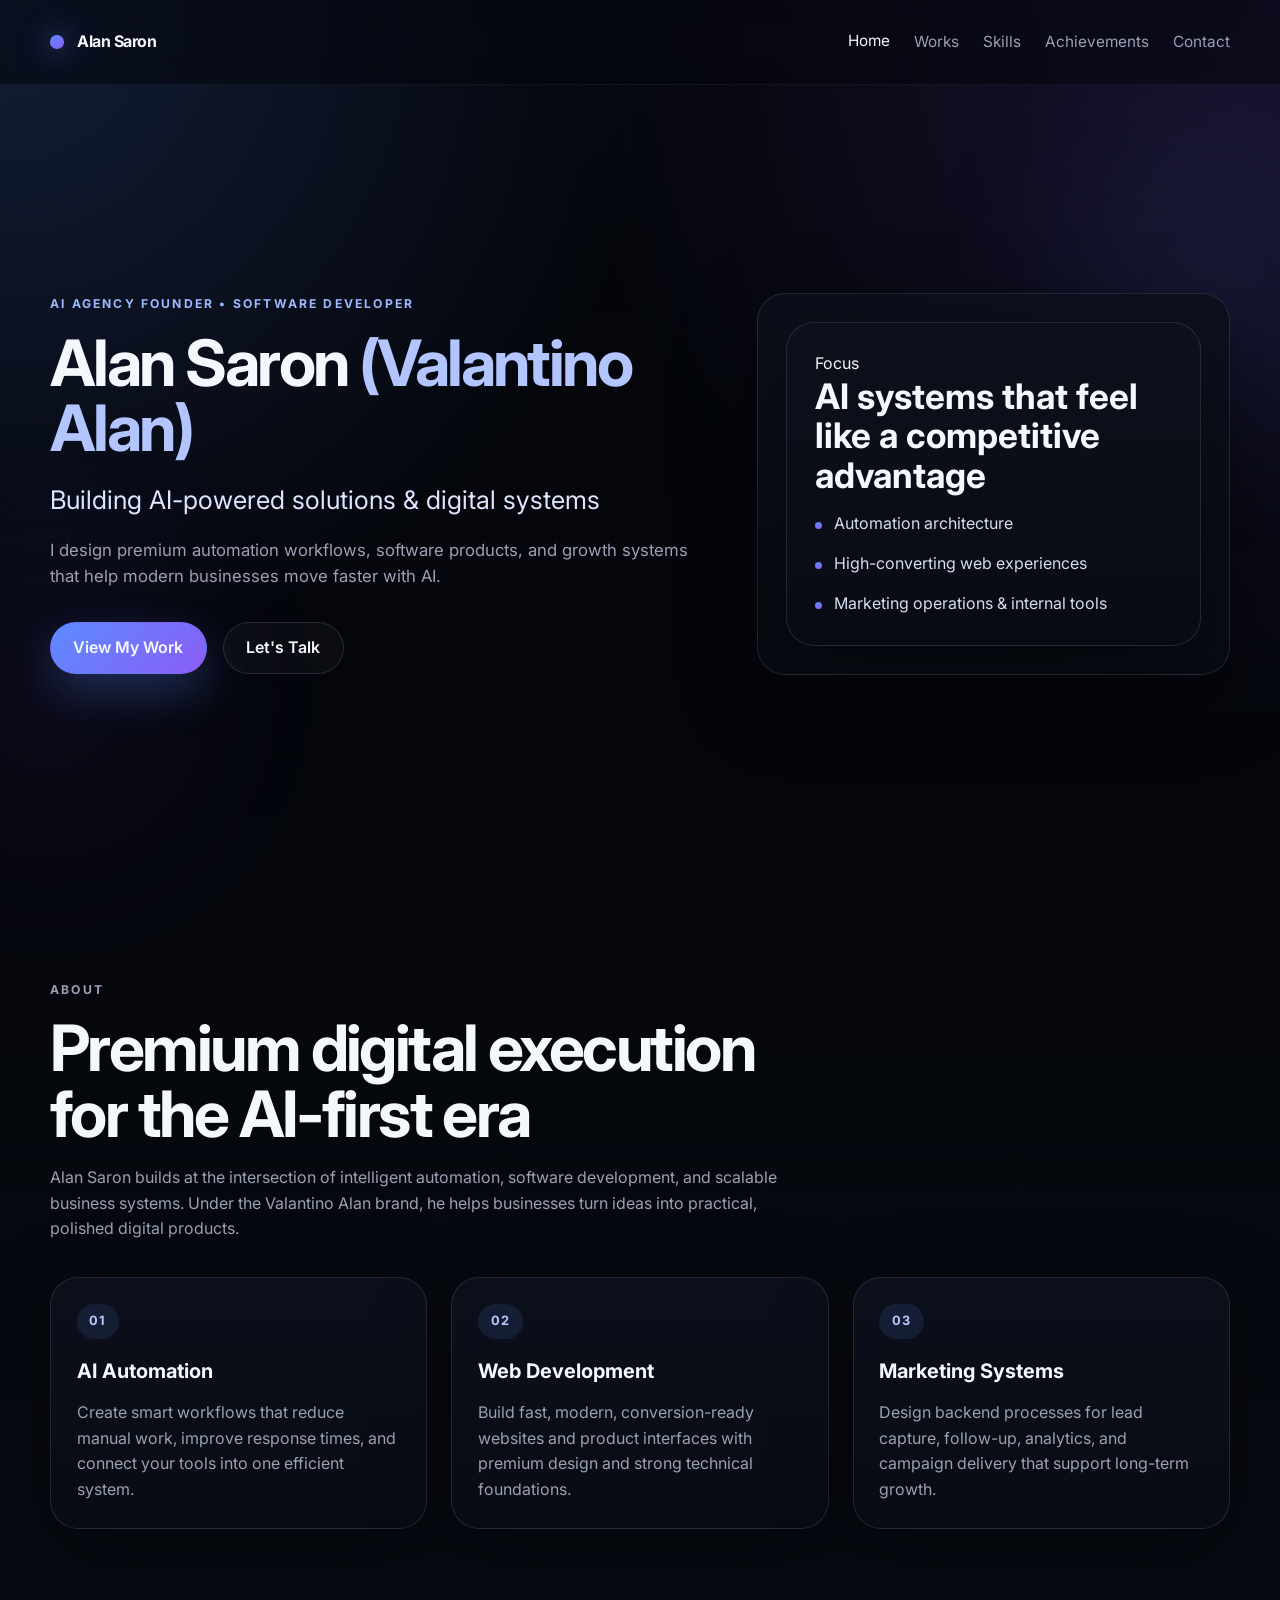
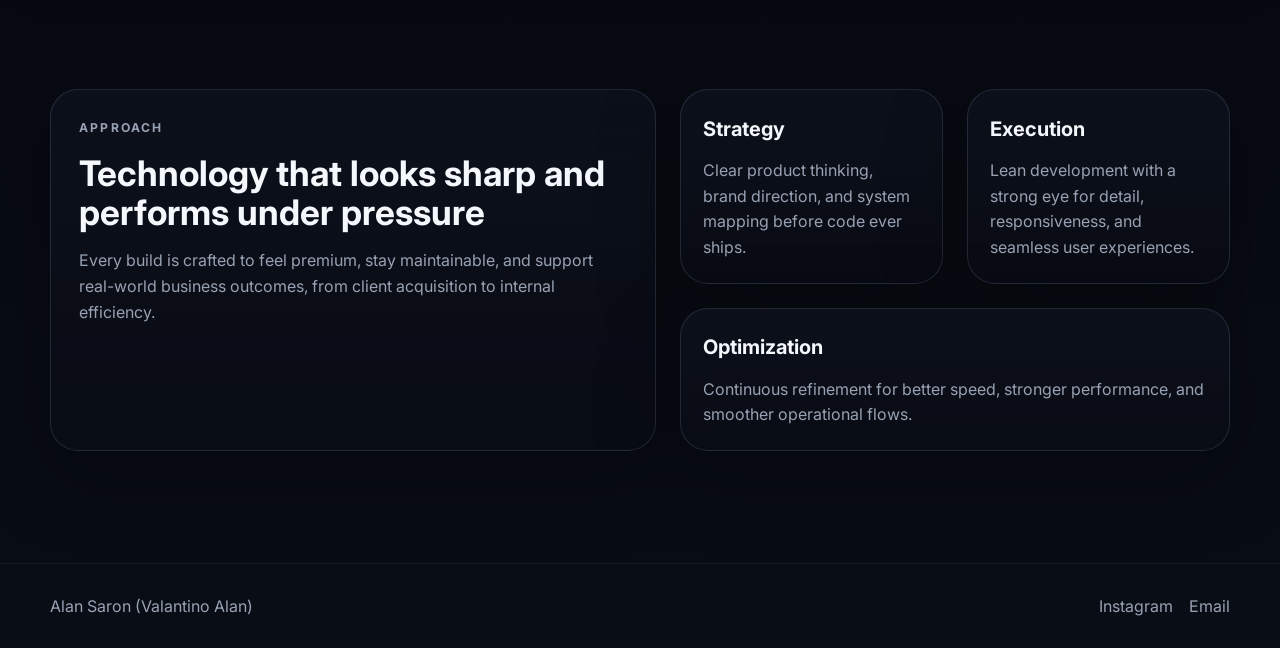
<file: index.html>
<!DOCTYPE html>
<html lang="en">
<head>
  <meta charset="UTF-8">
  <meta name="viewport" content="width=device-width, initial-scale=1.0">
  <title>Alan Saron | AI Founder & Software Developer</title>
  <meta name="description" content="Personal portfolio of Alan Saron, also known as Valantino Alan, showcasing AI-powered systems, software development, and digital solutions.">
  <link rel="preconnect" href="https://fonts.googleapis.com">
  <link rel="preconnect" href="https://fonts.gstatic.com" crossorigin>
  <link href="https://fonts.googleapis.com/css2?family=Inter:wght@400;500;600;700;800&display=swap" rel="stylesheet">
  <link rel="stylesheet" href="css/style.css">
</head>
<body data-page="home">
  <div class="site-shell">
    <header class="site-header">
      <nav class="navbar container" aria-label="Primary">
        <a class="brand" href="index.html">
          <span class="brand-mark"></span>
          <span>Alan Saron</span>
        </a>
        <button class="nav-toggle" type="button" aria-expanded="false" aria-controls="nav-menu" aria-label="Toggle navigation">
          <span></span>
          <span></span>
        </button>
        <div class="nav-menu" id="nav-menu">
          <a href="index.html">Home</a>
          <a href="works.html">Works</a>
          <a href="skills.html">Skills</a>
          <a href="achievements.html">Achievements</a>
          <a href="contact.html">Contact</a>
        </div>
      </nav>
    </header>

    <main>
      <section class="hero section">
        <div class="container hero-grid">
          <div class="hero-copy reveal">
            <p class="eyebrow">AI Agency Founder • Software Developer</p>
            <h1>Alan Saron <span>(Valantino Alan)</span></h1>
            <p class="hero-tagline">Building AI-powered solutions &amp; digital systems</p>
            <p class="hero-description">
              I design premium automation workflows, software products, and growth systems that help modern businesses move faster with AI.
            </p>
            <div class="hero-actions">
              <a class="button button-primary" href="works.html">View My Work</a>
              <a class="button button-secondary" href="contact.html">Let's Talk</a>
            </div>
          </div>
          <div class="hero-panel reveal reveal-delay">
            <div class="stat-card">
              <p class="stat-label">Focus</p>
              <h2>AI systems that feel like a competitive advantage</h2>
              <ul class="stat-list">
                <li>Automation architecture</li>
                <li>High-converting web experiences</li>
                <li>Marketing operations &amp; internal tools</li>
              </ul>
            </div>
          </div>
        </div>
      </section>

      <section class="section">
        <div class="container">
          <div class="section-heading reveal">
            <p class="eyebrow">About</p>
            <h2>Premium digital execution for the AI-first era</h2>
            <p>
              Alan Saron builds at the intersection of intelligent automation, software development, and scalable business systems. Under the Valantino Alan brand, he helps businesses turn ideas into practical, polished digital products.
            </p>
          </div>
          <div class="feature-grid">
            <article class="feature-card reveal">
              <span class="feature-icon">01</span>
              <h3>AI Automation</h3>
              <p>Create smart workflows that reduce manual work, improve response times, and connect your tools into one efficient system.</p>
            </article>
            <article class="feature-card reveal">
              <span class="feature-icon">02</span>
              <h3>Web Development</h3>
              <p>Build fast, modern, conversion-ready websites and product interfaces with premium design and strong technical foundations.</p>
            </article>
            <article class="feature-card reveal">
              <span class="feature-icon">03</span>
              <h3>Marketing Systems</h3>
              <p>Design backend processes for lead capture, follow-up, analytics, and campaign delivery that support long-term growth.</p>
            </article>
          </div>
        </div>
      </section>

      <section class="section">
        <div class="container spotlight-grid">
          <div class="spotlight-card reveal">
            <p class="eyebrow">Approach</p>
            <h2>Technology that looks sharp and performs under pressure</h2>
            <p>
              Every build is crafted to feel premium, stay maintainable, and support real-world business outcomes, from client acquisition to internal efficiency.
            </p>
          </div>
          <div class="mini-grid">
            <article class="mini-card reveal">
              <h3>Strategy</h3>
              <p>Clear product thinking, brand direction, and system mapping before code ever ships.</p>
            </article>
            <article class="mini-card reveal">
              <h3>Execution</h3>
              <p>Lean development with a strong eye for detail, responsiveness, and seamless user experiences.</p>
            </article>
            <article class="mini-card reveal">
              <h3>Optimization</h3>
              <p>Continuous refinement for better speed, stronger performance, and smoother operational flows.</p>
            </article>
          </div>
        </div>
      </section>
    </main>

    <footer class="site-footer">
      <div class="container footer-content">
        <p>Alan Saron (Valantino Alan)</p>
        <div class="footer-links">
          <a href="https://instagram.com/valantinoai" target="_blank" rel="noreferrer">Instagram</a>
          <a href="contact.html">Email</a>
        </div>
      </div>
    </footer>
  </div>
  <script src="js/main.js"></script>
</body>
</html>
</file>
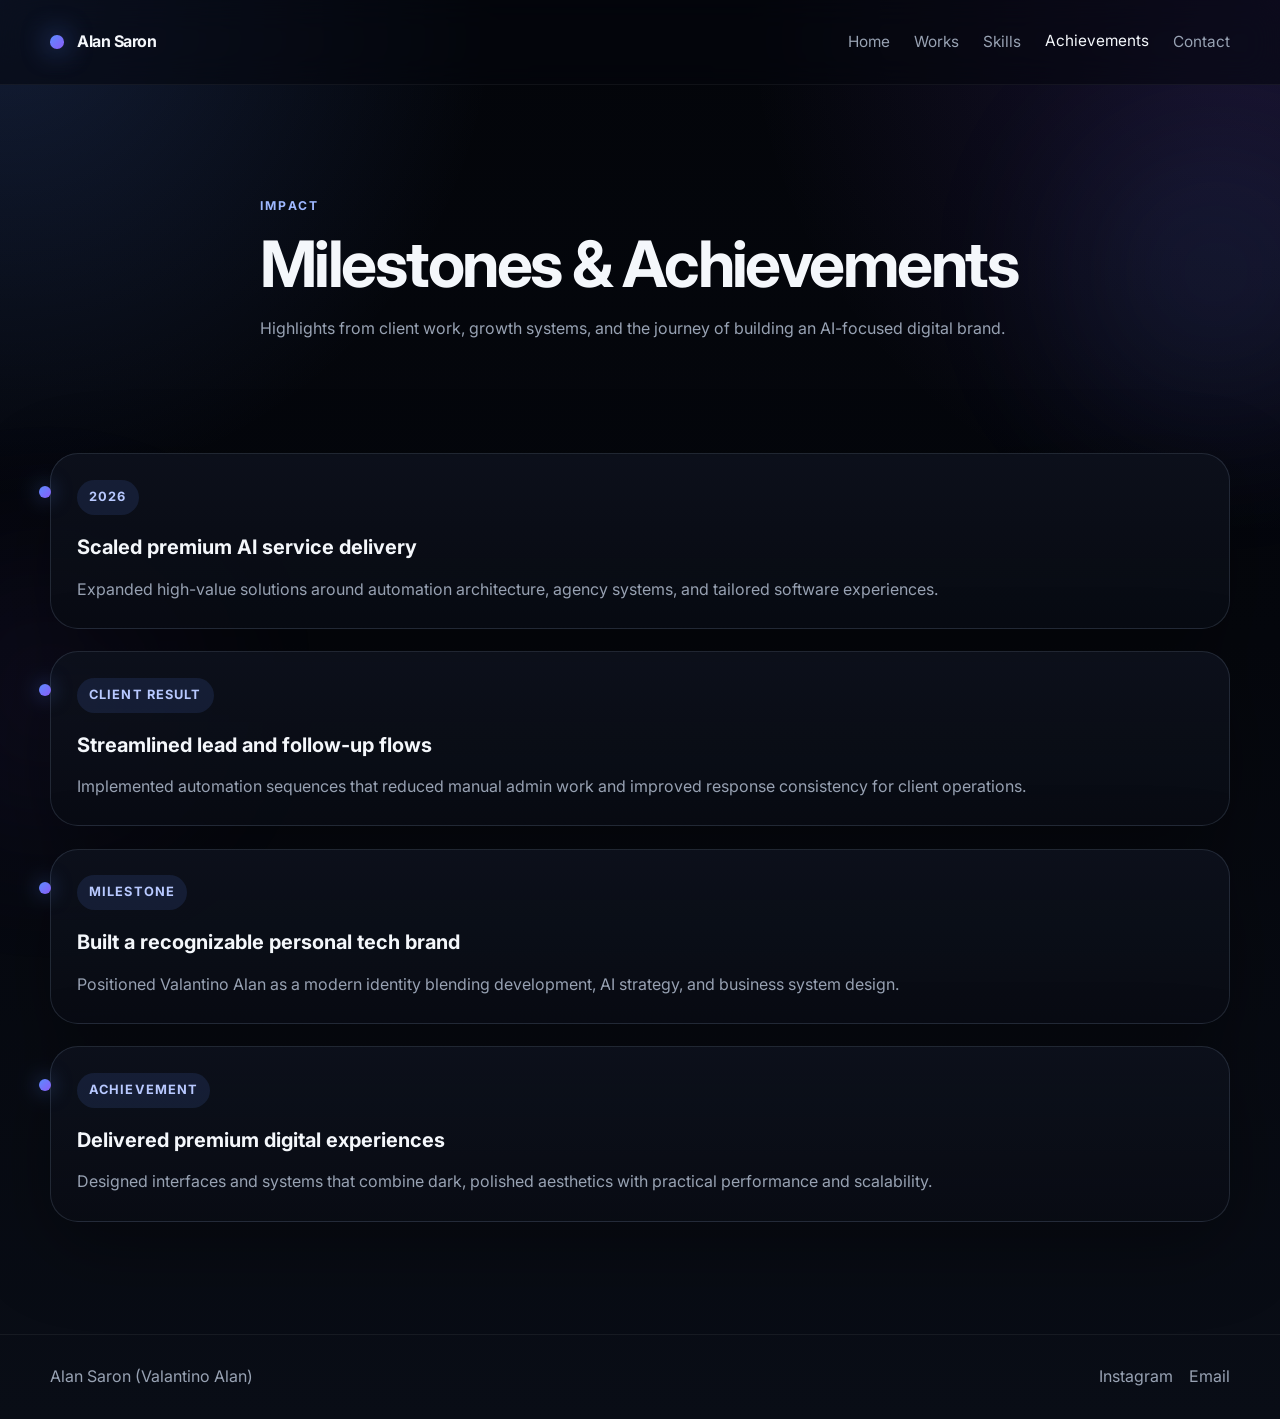
<file: achievements.html>
<!DOCTYPE html>
<html lang="en">
<head>
  <meta charset="UTF-8">
  <meta name="viewport" content="width=device-width, initial-scale=1.0">
  <title>Achievements | Alan Saron</title>
  <meta name="description" content="Milestones, client results, and achievements from Alan Saron's work in AI systems and software development.">
  <link rel="preconnect" href="https://fonts.googleapis.com">
  <link rel="preconnect" href="https://fonts.gstatic.com" crossorigin>
  <link href="https://fonts.googleapis.com/css2?family=Inter:wght@400;500;600;700;800&display=swap" rel="stylesheet">
  <link rel="stylesheet" href="css/style.css">
</head>
<body data-page="achievements">
  <div class="site-shell">
    <header class="site-header">
      <nav class="navbar container" aria-label="Primary">
        <a class="brand" href="index.html">
          <span class="brand-mark"></span>
          <span>Alan Saron</span>
        </a>
        <button class="nav-toggle" type="button" aria-expanded="false" aria-controls="nav-menu" aria-label="Toggle navigation">
          <span></span>
          <span></span>
        </button>
        <div class="nav-menu" id="nav-menu">
          <a href="index.html">Home</a>
          <a href="works.html">Works</a>
          <a href="skills.html">Skills</a>
          <a href="achievements.html">Achievements</a>
          <a href="contact.html">Contact</a>
        </div>
      </nav>
    </header>

    <main class="page-main">
      <section class="section page-hero">
        <div class="container reveal">
          <p class="eyebrow">Impact</p>
          <h1>Milestones &amp; Achievements</h1>
          <p class="page-intro">
            Highlights from client work, growth systems, and the journey of building an AI-focused digital brand.
          </p>
        </div>
      </section>

      <section class="section">
        <div class="container timeline">
          <article class="timeline-card reveal">
            <span class="timeline-year">2026</span>
            <h2>Scaled premium AI service delivery</h2>
            <p>Expanded high-value solutions around automation architecture, agency systems, and tailored software experiences.</p>
          </article>
          <article class="timeline-card reveal">
            <span class="timeline-year">Client Result</span>
            <h2>Streamlined lead and follow-up flows</h2>
            <p>Implemented automation sequences that reduced manual admin work and improved response consistency for client operations.</p>
          </article>
          <article class="timeline-card reveal">
            <span class="timeline-year">Milestone</span>
            <h2>Built a recognizable personal tech brand</h2>
            <p>Positioned Valantino Alan as a modern identity blending development, AI strategy, and business system design.</p>
          </article>
          <article class="timeline-card reveal">
            <span class="timeline-year">Achievement</span>
            <h2>Delivered premium digital experiences</h2>
            <p>Designed interfaces and systems that combine dark, polished aesthetics with practical performance and scalability.</p>
          </article>
        </div>
      </section>
    </main>

    <footer class="site-footer">
      <div class="container footer-content">
        <p>Alan Saron (Valantino Alan)</p>
        <div class="footer-links">
          <a href="https://instagram.com/valantinoai" target="_blank" rel="noreferrer">Instagram</a>
          <a href="contact.html">Email</a>
        </div>
      </div>
    </footer>
  </div>
  <script src="js/main.js"></script>
</body>
</html>
</file>
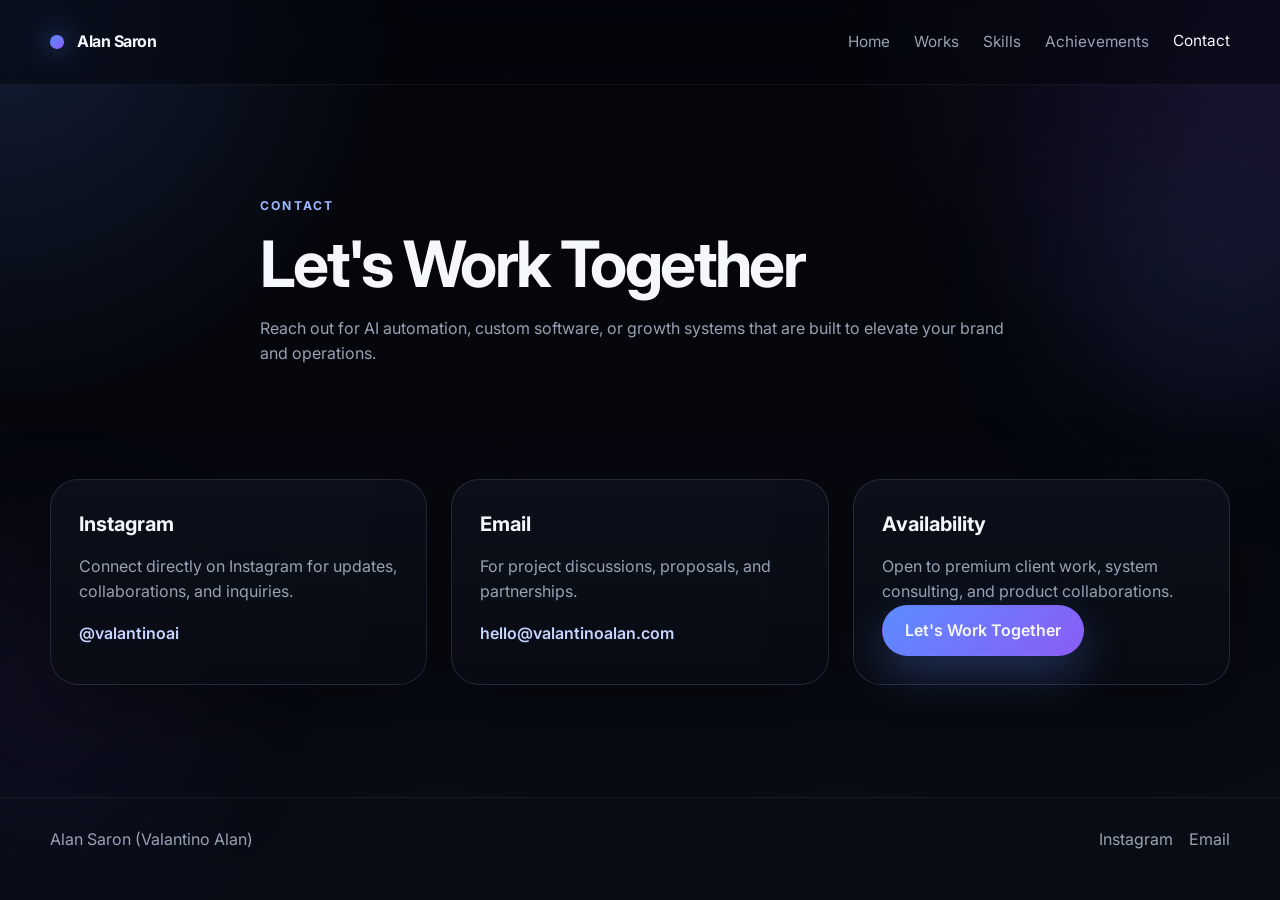
<file: contact.html>
<!DOCTYPE html>
<html lang="en">
<head>
  <meta charset="UTF-8">
  <meta name="viewport" content="width=device-width, initial-scale=1.0">
  <title>Contact | Alan Saron</title>
  <meta name="description" content="Contact Alan Saron for AI systems, web development, and digital growth solutions.">
  <link rel="preconnect" href="https://fonts.googleapis.com">
  <link rel="preconnect" href="https://fonts.gstatic.com" crossorigin>
  <link href="https://fonts.googleapis.com/css2?family=Inter:wght@400;500;600;700;800&display=swap" rel="stylesheet">
  <link rel="stylesheet" href="css/style.css">
</head>
<body data-page="contact">
  <div class="site-shell">
    <header class="site-header">
      <nav class="navbar container" aria-label="Primary">
        <a class="brand" href="index.html">
          <span class="brand-mark"></span>
          <span>Alan Saron</span>
        </a>
        <button class="nav-toggle" type="button" aria-expanded="false" aria-controls="nav-menu" aria-label="Toggle navigation">
          <span></span>
          <span></span>
        </button>
        <div class="nav-menu" id="nav-menu">
          <a href="index.html">Home</a>
          <a href="works.html">Works</a>
          <a href="skills.html">Skills</a>
          <a href="achievements.html">Achievements</a>
          <a href="contact.html">Contact</a>
        </div>
      </nav>
    </header>

    <main class="page-main">
      <section class="section page-hero">
        <div class="container reveal">
          <p class="eyebrow">Contact</p>
          <h1>Let's Work Together</h1>
          <p class="page-intro">
            Reach out for AI automation, custom software, or growth systems that are built to elevate your brand and operations.
          </p>
        </div>
      </section>

      <section class="section">
        <div class="container contact-grid">
          <article class="contact-card reveal">
            <h2>Instagram</h2>
            <p>Connect directly on Instagram for updates, collaborations, and inquiries.</p>
            <a class="contact-link" href="https://instagram.com/valantinoai" target="_blank" rel="noreferrer">@valantinoai</a>
          </article>
          <article class="contact-card reveal">
            <h2>Email</h2>
            <p>For project discussions, proposals, and partnerships.</p>
            <a class="contact-link" href="mailto:hello@valantinoalan.com">hello@valantinoalan.com</a>
          </article>
          <article class="contact-card reveal">
            <h2>Availability</h2>
            <p>Open to premium client work, system consulting, and product collaborations.</p>
            <a class="button button-primary" href="mailto:hello@valantinoalan.com">Let's Work Together</a>
          </article>
        </div>
      </section>
    </main>

    <footer class="site-footer">
      <div class="container footer-content">
        <p>Alan Saron (Valantino Alan)</p>
        <div class="footer-links">
          <a href="https://instagram.com/valantinoai" target="_blank" rel="noreferrer">Instagram</a>
          <a href="mailto:hello@valantinoalan.com">Email</a>
        </div>
      </div>
    </footer>
  </div>
  <script src="js/main.js"></script>
</body>
</html>
</file>
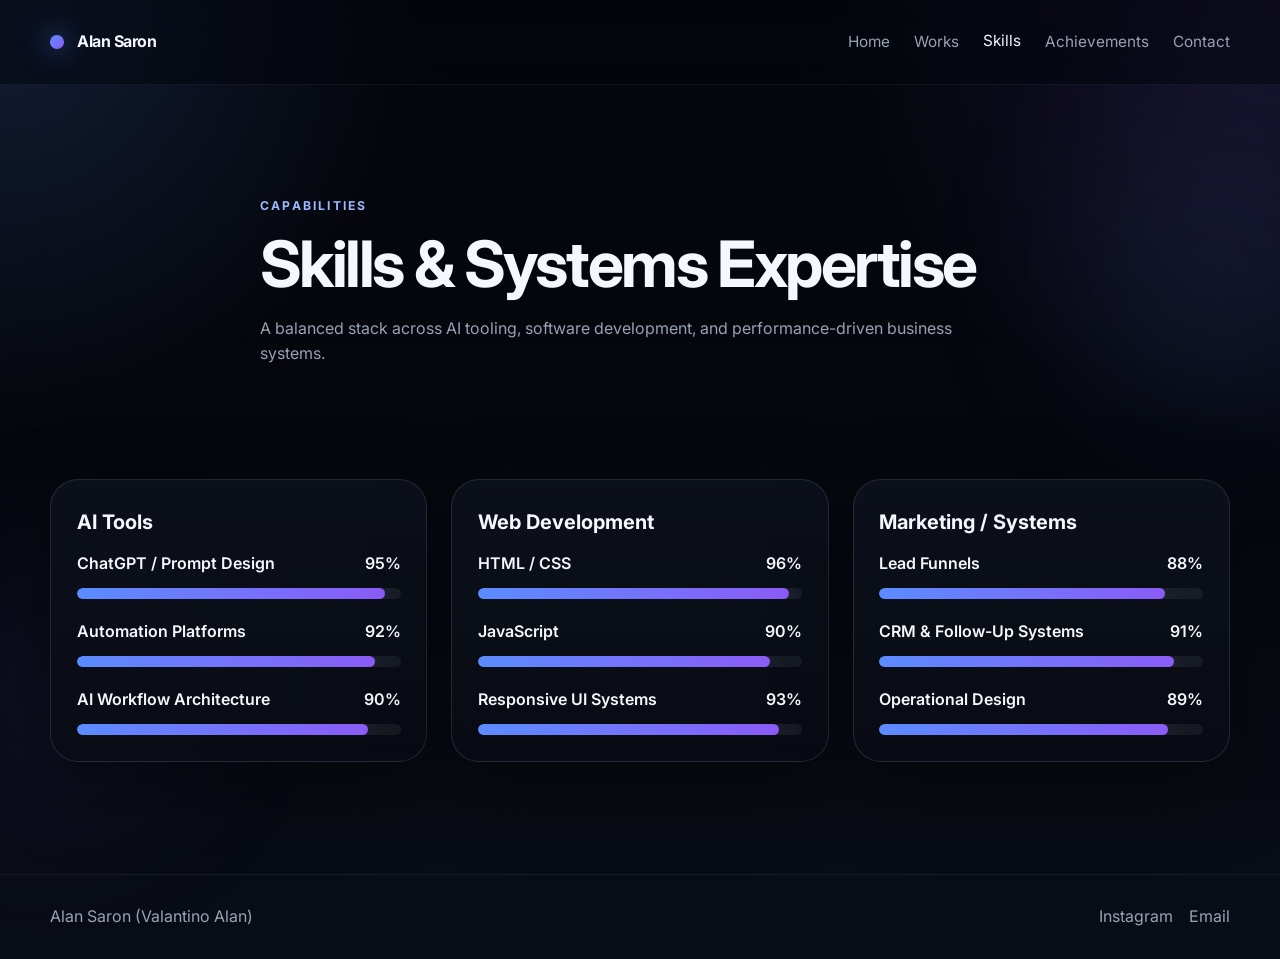
<file: skills.html>
<!DOCTYPE html>
<html lang="en">
<head>
  <meta charset="UTF-8">
  <meta name="viewport" content="width=device-width, initial-scale=1.0">
  <title>Skills | Alan Saron</title>
  <meta name="description" content="Core skills of Alan Saron across AI tools, web development, and marketing systems.">
  <link rel="preconnect" href="https://fonts.googleapis.com">
  <link rel="preconnect" href="https://fonts.gstatic.com" crossorigin>
  <link href="https://fonts.googleapis.com/css2?family=Inter:wght@400;500;600;700;800&display=swap" rel="stylesheet">
  <link rel="stylesheet" href="css/style.css">
</head>
<body data-page="skills">
  <div class="site-shell">
    <header class="site-header">
      <nav class="navbar container" aria-label="Primary">
        <a class="brand" href="index.html">
          <span class="brand-mark"></span>
          <span>Alan Saron</span>
        </a>
        <button class="nav-toggle" type="button" aria-expanded="false" aria-controls="nav-menu" aria-label="Toggle navigation">
          <span></span>
          <span></span>
        </button>
        <div class="nav-menu" id="nav-menu">
          <a href="index.html">Home</a>
          <a href="works.html">Works</a>
          <a href="skills.html">Skills</a>
          <a href="achievements.html">Achievements</a>
          <a href="contact.html">Contact</a>
        </div>
      </nav>
    </header>

    <main class="page-main">
      <section class="section page-hero">
        <div class="container reveal">
          <p class="eyebrow">Capabilities</p>
          <h1>Skills &amp; Systems Expertise</h1>
          <p class="page-intro">
            A balanced stack across AI tooling, software development, and performance-driven business systems.
          </p>
        </div>
      </section>

      <section class="section">
        <div class="container skills-layout">
          <article class="skill-group reveal">
            <h2>AI Tools</h2>
            <div class="skill-row">
              <div class="skill-head"><span>ChatGPT / Prompt Design</span><span>95%</span></div>
              <div class="progress-track"><span style="width:95%"></span></div>
            </div>
            <div class="skill-row">
              <div class="skill-head"><span>Automation Platforms</span><span>92%</span></div>
              <div class="progress-track"><span style="width:92%"></span></div>
            </div>
            <div class="skill-row">
              <div class="skill-head"><span>AI Workflow Architecture</span><span>90%</span></div>
              <div class="progress-track"><span style="width:90%"></span></div>
            </div>
          </article>
          <article class="skill-group reveal">
            <h2>Web Development</h2>
            <div class="skill-row">
              <div class="skill-head"><span>HTML / CSS</span><span>96%</span></div>
              <div class="progress-track"><span style="width:96%"></span></div>
            </div>
            <div class="skill-row">
              <div class="skill-head"><span>JavaScript</span><span>90%</span></div>
              <div class="progress-track"><span style="width:90%"></span></div>
            </div>
            <div class="skill-row">
              <div class="skill-head"><span>Responsive UI Systems</span><span>93%</span></div>
              <div class="progress-track"><span style="width:93%"></span></div>
            </div>
          </article>
          <article class="skill-group reveal">
            <h2>Marketing / Systems</h2>
            <div class="skill-row">
              <div class="skill-head"><span>Lead Funnels</span><span>88%</span></div>
              <div class="progress-track"><span style="width:88%"></span></div>
            </div>
            <div class="skill-row">
              <div class="skill-head"><span>CRM &amp; Follow-Up Systems</span><span>91%</span></div>
              <div class="progress-track"><span style="width:91%"></span></div>
            </div>
            <div class="skill-row">
              <div class="skill-head"><span>Operational Design</span><span>89%</span></div>
              <div class="progress-track"><span style="width:89%"></span></div>
            </div>
          </article>
        </div>
      </section>
    </main>

    <footer class="site-footer">
      <div class="container footer-content">
        <p>Alan Saron (Valantino Alan)</p>
        <div class="footer-links">
          <a href="https://instagram.com/valantinoai" target="_blank" rel="noreferrer">Instagram</a>
          <a href="contact.html">Email</a>
        </div>
      </div>
    </footer>
  </div>
  <script src="js/main.js"></script>
</body>
</html>
</file>
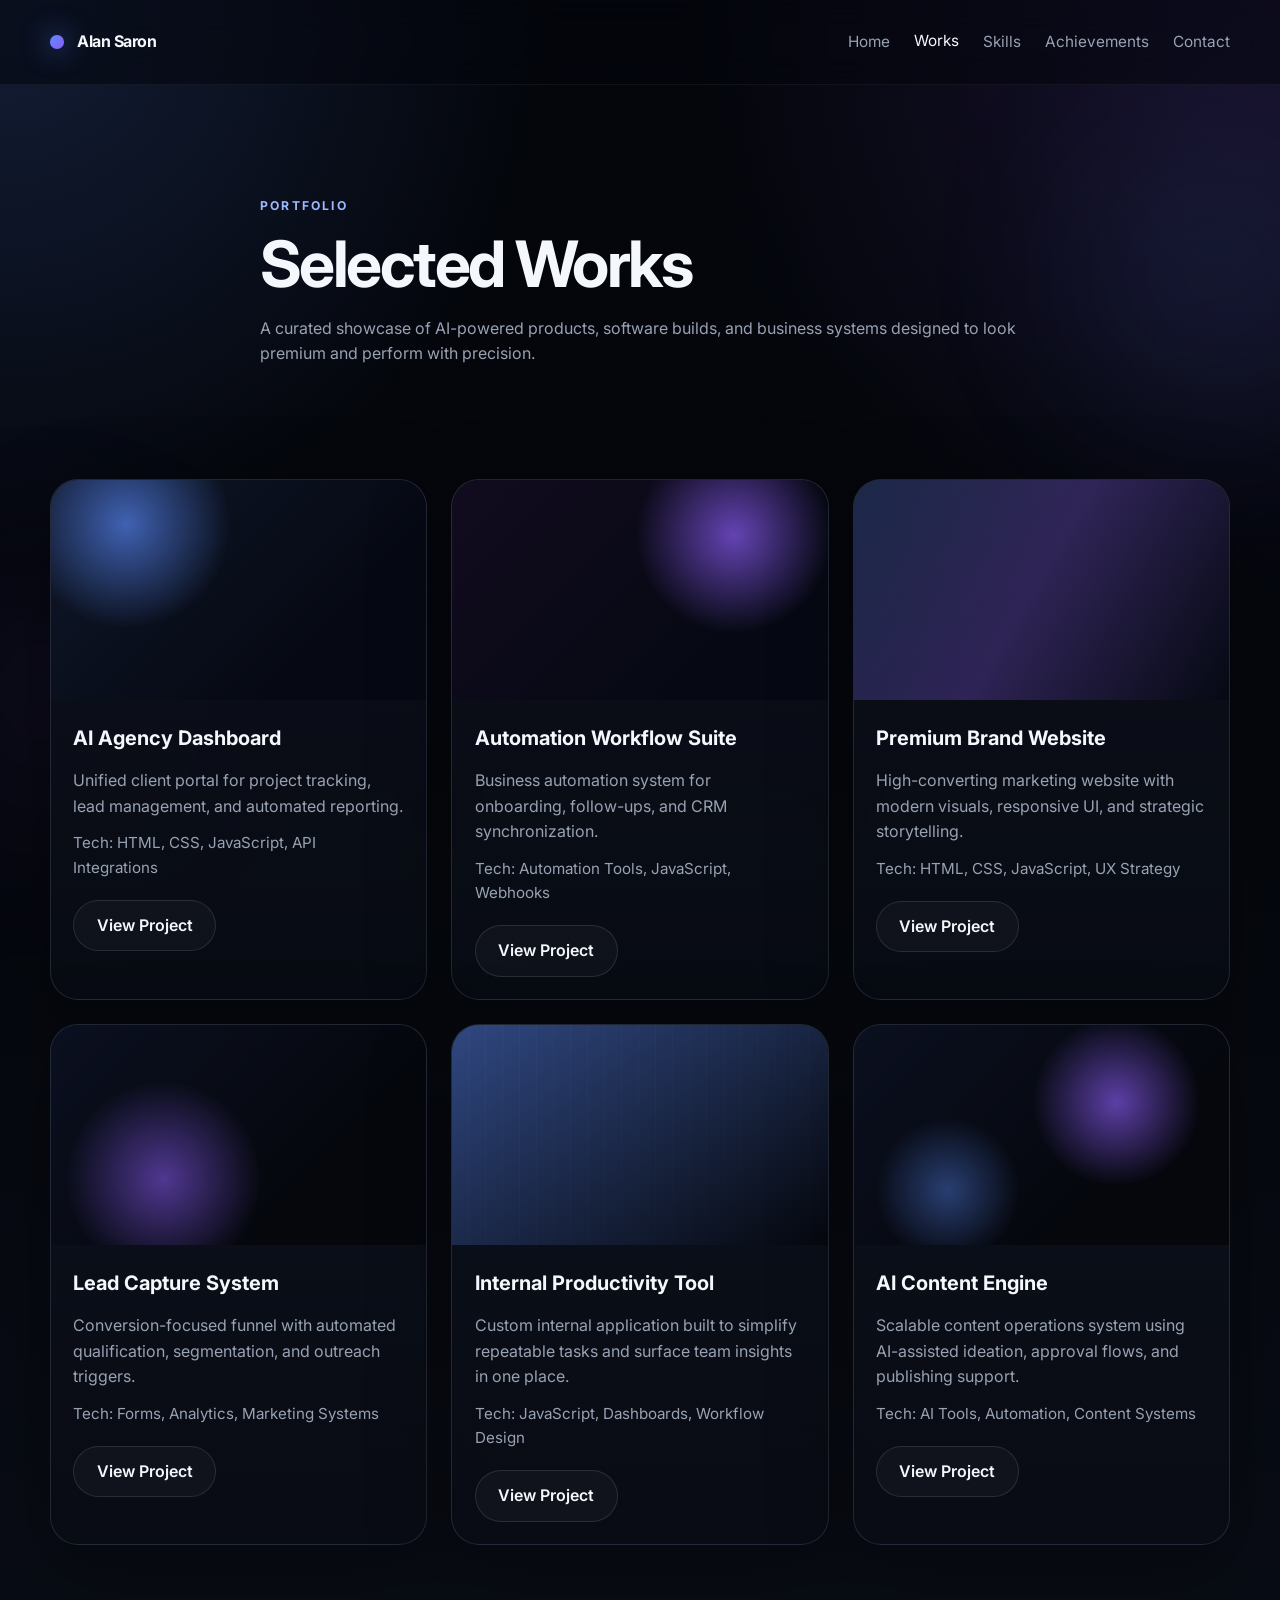
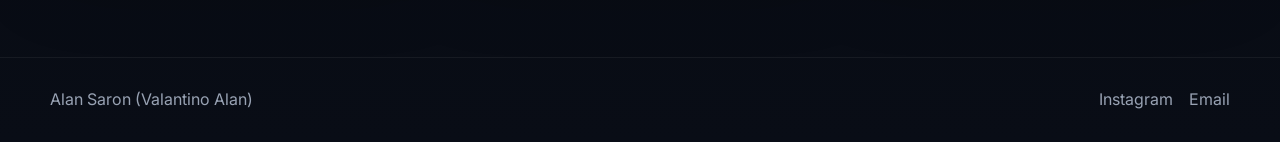
<file: works.html>
<!DOCTYPE html>
<html lang="en">
<head>
  <meta charset="UTF-8">
  <meta name="viewport" content="width=device-width, initial-scale=1.0">
  <title>Works | Alan Saron</title>
  <meta name="description" content="Selected work by Alan Saron spanning AI automation, web development, and digital systems.">
  <link rel="preconnect" href="https://fonts.googleapis.com">
  <link rel="preconnect" href="https://fonts.gstatic.com" crossorigin>
  <link href="https://fonts.googleapis.com/css2?family=Inter:wght@400;500;600;700;800&display=swap" rel="stylesheet">
  <link rel="stylesheet" href="css/style.css">
</head>
<body data-page="works">
  <div class="site-shell">
    <header class="site-header">
      <nav class="navbar container" aria-label="Primary">
        <a class="brand" href="index.html">
          <span class="brand-mark"></span>
          <span>Alan Saron</span>
        </a>
        <button class="nav-toggle" type="button" aria-expanded="false" aria-controls="nav-menu" aria-label="Toggle navigation">
          <span></span>
          <span></span>
        </button>
        <div class="nav-menu" id="nav-menu">
          <a href="index.html">Home</a>
          <a href="works.html">Works</a>
          <a href="skills.html">Skills</a>
          <a href="achievements.html">Achievements</a>
          <a href="contact.html">Contact</a>
        </div>
      </nav>
    </header>

    <main class="page-main">
      <section class="section page-hero">
        <div class="container reveal">
          <p class="eyebrow">Portfolio</p>
          <h1>Selected Works</h1>
          <p class="page-intro">
            A curated showcase of AI-powered products, software builds, and business systems designed to look premium and perform with precision.
          </p>
        </div>
      </section>

      <section class="section">
        <div class="container project-grid">
          <article class="project-card reveal">
            <div class="project-image placeholder-one"></div>
            <div class="project-body">
              <h2>AI Agency Dashboard</h2>
              <p>Unified client portal for project tracking, lead management, and automated reporting.</p>
              <p class="project-tech">Tech: HTML, CSS, JavaScript, API Integrations</p>
              <a class="button button-secondary" href="contact.html">View Project</a>
            </div>
          </article>
          <article class="project-card reveal">
            <div class="project-image placeholder-two"></div>
            <div class="project-body">
              <h2>Automation Workflow Suite</h2>
              <p>Business automation system for onboarding, follow-ups, and CRM synchronization.</p>
              <p class="project-tech">Tech: Automation Tools, JavaScript, Webhooks</p>
              <a class="button button-secondary" href="contact.html">View Project</a>
            </div>
          </article>
          <article class="project-card reveal">
            <div class="project-image placeholder-three"></div>
            <div class="project-body">
              <h2>Premium Brand Website</h2>
              <p>High-converting marketing website with modern visuals, responsive UI, and strategic storytelling.</p>
              <p class="project-tech">Tech: HTML, CSS, JavaScript, UX Strategy</p>
              <a class="button button-secondary" href="contact.html">View Project</a>
            </div>
          </article>
          <article class="project-card reveal">
            <div class="project-image placeholder-four"></div>
            <div class="project-body">
              <h2>Lead Capture System</h2>
              <p>Conversion-focused funnel with automated qualification, segmentation, and outreach triggers.</p>
              <p class="project-tech">Tech: Forms, Analytics, Marketing Systems</p>
              <a class="button button-secondary" href="contact.html">View Project</a>
            </div>
          </article>
          <article class="project-card reveal">
            <div class="project-image placeholder-five"></div>
            <div class="project-body">
              <h2>Internal Productivity Tool</h2>
              <p>Custom internal application built to simplify repeatable tasks and surface team insights in one place.</p>
              <p class="project-tech">Tech: JavaScript, Dashboards, Workflow Design</p>
              <a class="button button-secondary" href="contact.html">View Project</a>
            </div>
          </article>
          <article class="project-card reveal">
            <div class="project-image placeholder-six"></div>
            <div class="project-body">
              <h2>AI Content Engine</h2>
              <p>Scalable content operations system using AI-assisted ideation, approval flows, and publishing support.</p>
              <p class="project-tech">Tech: AI Tools, Automation, Content Systems</p>
              <a class="button button-secondary" href="contact.html">View Project</a>
            </div>
          </article>
        </div>
      </section>
    </main>

    <footer class="site-footer">
      <div class="container footer-content">
        <p>Alan Saron (Valantino Alan)</p>
        <div class="footer-links">
          <a href="https://instagram.com/valantinoai" target="_blank" rel="noreferrer">Instagram</a>
          <a href="contact.html">Email</a>
        </div>
      </div>
    </footer>
  </div>
  <script src="js/main.js"></script>
</body>
</html>
</file>
<file: css/style.css>
:root {
  --bg: #05070d;
  --bg-secondary: #0d111c;
  --surface: rgba(17, 24, 39, 0.72);
  --surface-strong: rgba(10, 15, 27, 0.95);
  --text: #f4f7fb;
  --muted: #98a2b3;
  --border: rgba(143, 164, 194, 0.18);
  --accent: #5b8cff;
  --accent-alt: #8b5cf6;
  --shadow: 0 24px 80px rgba(0, 0, 0, 0.35);
  --radius-lg: 28px;
  --radius-md: 20px;
  --radius-sm: 14px;
  --container: 1180px;
  --header-height: 84px;
}

* {
  box-sizing: border-box;
  margin: 0;
  padding: 0;
}

html {
  scroll-behavior: smooth;
}

body {
  font-family: "Inter", sans-serif;
  background:
    radial-gradient(circle at top left, rgba(91, 140, 255, 0.18), transparent 26%),
    radial-gradient(circle at top right, rgba(139, 92, 246, 0.16), transparent 28%),
    linear-gradient(180deg, #03050a 0%, #05070d 45%, #090d16 100%);
  color: var(--text);
  min-height: 100vh;
  line-height: 1.6;
}

a {
  color: inherit;
  text-decoration: none;
}

img {
  max-width: 100%;
  display: block;
}

button,
input,
textarea {
  font: inherit;
}

.site-shell {
  position: relative;
  overflow: hidden;
}

.site-shell::before,
.site-shell::after {
  content: "";
  position: fixed;
  inset: auto;
  width: 18rem;
  height: 18rem;
  border-radius: 50%;
  pointer-events: none;
  filter: blur(90px);
  opacity: 0.35;
  z-index: 0;
}

.site-shell::before {
  top: 8rem;
  right: -5rem;
  background: rgba(91, 140, 255, 0.28);
}

.site-shell::after {
  bottom: 4rem;
  left: -6rem;
  background: rgba(139, 92, 246, 0.2);
}

.container {
  width: min(calc(100% - 2rem), var(--container));
  margin: 0 auto;
}

.section {
  position: relative;
  z-index: 1;
  padding: 5rem 0;
}

.page-main {
  padding-top: calc(var(--header-height) + 2rem);
}

.page-hero {
  padding-bottom: 2rem;
}

.eyebrow {
  color: #9eb8ff;
  text-transform: uppercase;
  letter-spacing: 0.18em;
  font-size: 0.76rem;
  font-weight: 700;
  margin-bottom: 1rem;
}

.section-heading,
.page-hero .container {
  max-width: 760px;
}

.section-heading h2,
.page-hero h1,
.hero h1 {
  font-size: clamp(2.2rem, 5vw, 4.8rem);
  line-height: 1.02;
  letter-spacing: -0.04em;
  margin-bottom: 1.2rem;
}

.hero h1 span {
  color: #b3c5ff;
}

.section-heading p,
.page-intro,
.hero-description,
.spotlight-card p,
.feature-card p,
.mini-card p,
.project-body p,
.timeline-card p,
.contact-card p,
.skill-group p {
  color: var(--muted);
}

.site-header {
  position: fixed;
  top: 0;
  left: 0;
  width: 100%;
  z-index: 10;
  backdrop-filter: blur(16px);
  background: rgba(5, 7, 13, 0.55);
  border-bottom: 1px solid rgba(255, 255, 255, 0.05);
}

.navbar {
  min-height: var(--header-height);
  display: flex;
  align-items: center;
  justify-content: space-between;
  gap: 1.5rem;
}

.brand {
  display: inline-flex;
  align-items: center;
  gap: 0.85rem;
  font-weight: 700;
  letter-spacing: -0.03em;
}

.brand-mark {
  width: 0.85rem;
  height: 0.85rem;
  border-radius: 50%;
  background: linear-gradient(135deg, var(--accent), var(--accent-alt));
  box-shadow: 0 0 28px rgba(91, 140, 255, 0.85);
}

.nav-menu {
  display: flex;
  align-items: center;
  gap: 1.5rem;
}

.nav-menu a {
  color: var(--muted);
  font-size: 0.96rem;
  transition: color 0.25s ease, transform 0.25s ease;
}

.nav-menu a:hover,
.nav-menu a.active {
  color: var(--text);
  transform: translateY(-1px);
}

.nav-toggle {
  display: none;
  width: 3rem;
  height: 3rem;
  border: 1px solid var(--border);
  border-radius: 999px;
  background: rgba(255, 255, 255, 0.02);
  cursor: pointer;
  align-items: center;
  justify-content: center;
  flex-direction: column;
  gap: 0.3rem;
}

.nav-toggle span {
  width: 1rem;
  height: 2px;
  background: var(--text);
  border-radius: 999px;
  transition: transform 0.25s ease, opacity 0.25s ease;
}

.hero {
  padding-top: calc(var(--header-height) + 4rem);
  min-height: 100vh;
  display: grid;
  align-items: center;
}

.hero-grid,
.spotlight-grid,
.contact-grid {
  display: grid;
  gap: 1.5rem;
}

.hero-grid {
  grid-template-columns: 1.3fr 0.9fr;
  align-items: center;
}

.hero-copy {
  max-width: 760px;
}

.hero-tagline {
  font-size: clamp(1.15rem, 2.5vw, 1.6rem);
  color: #dce6ff;
  margin-bottom: 1rem;
}

.hero-description {
  max-width: 640px;
  font-size: 1.05rem;
  margin-bottom: 2rem;
}

.hero-actions {
  display: flex;
  flex-wrap: wrap;
  gap: 1rem;
}

.button {
  display: inline-flex;
  align-items: center;
  justify-content: center;
  min-height: 3.2rem;
  padding: 0 1.4rem;
  border-radius: 999px;
  border: 1px solid transparent;
  font-weight: 600;
  transition: transform 0.25s ease, box-shadow 0.25s ease, border-color 0.25s ease, background 0.25s ease;
}

.button:hover {
  transform: translateY(-2px);
}

.button-primary {
  background: linear-gradient(135deg, var(--accent), var(--accent-alt));
  box-shadow: 0 18px 45px rgba(91, 140, 255, 0.28);
}

.button-secondary {
  background: rgba(255, 255, 255, 0.03);
  border-color: var(--border);
}

.hero-panel,
.feature-card,
.spotlight-card,
.mini-card,
.project-card,
.skill-group,
.timeline-card,
.contact-card,
.stat-card {
  background: linear-gradient(180deg, rgba(13, 17, 28, 0.92), rgba(9, 12, 20, 0.82));
  border: 1px solid var(--border);
  box-shadow: var(--shadow);
  border-radius: var(--radius-lg);
}

.hero-panel,
.spotlight-card,
.stat-card {
  padding: 1.75rem;
}

.stat-card h2,
.spotlight-card h2 {
  font-size: clamp(1.55rem, 3vw, 2.2rem);
  line-height: 1.12;
  margin-bottom: 1rem;
}

.stat-list {
  list-style: none;
  display: grid;
  gap: 0.9rem;
  color: #d4ddf2;
}

.stat-list li {
  padding-left: 1.2rem;
  position: relative;
}

.stat-list li::before {
  content: "";
  position: absolute;
  left: 0;
  top: 0.65rem;
  width: 0.45rem;
  height: 0.45rem;
  border-radius: 50%;
  background: linear-gradient(135deg, var(--accent), var(--accent-alt));
}

.feature-grid,
.mini-grid,
.project-grid,
.skills-layout {
  display: grid;
  gap: 1.5rem;
}

.feature-grid {
  grid-template-columns: repeat(3, minmax(0, 1fr));
  margin-top: 2.2rem;
}

.feature-card {
  padding: 1.6rem;
}

.feature-icon,
.timeline-year {
  display: inline-flex;
  align-items: center;
  justify-content: center;
  width: fit-content;
  padding: 0.45rem 0.8rem;
  margin-bottom: 1rem;
  border-radius: 999px;
  background: rgba(91, 140, 255, 0.12);
  color: #b8c9ff;
  font-size: 0.8rem;
  font-weight: 700;
  letter-spacing: 0.08em;
  text-transform: uppercase;
}

.feature-card h3,
.mini-card h3,
.project-body h2,
.skill-group h2,
.timeline-card h2,
.contact-card h2 {
  font-size: 1.25rem;
  margin-bottom: 0.85rem;
}

.spotlight-grid {
  grid-template-columns: 1.1fr 1fr;
  align-items: stretch;
}

.mini-grid {
  grid-template-columns: repeat(2, minmax(0, 1fr));
}

.mini-card {
  padding: 1.4rem;
}

.mini-card:last-child {
  grid-column: span 2;
}

.project-grid {
  grid-template-columns: repeat(3, minmax(0, 1fr));
}

.project-card {
  overflow: hidden;
}

.project-image {
  min-height: 220px;
  background-size: cover;
  background-position: center;
}

.placeholder-one { background: radial-gradient(circle at 20% 20%, rgba(91, 140, 255, 0.65), transparent 30%), linear-gradient(135deg, #0f1729, #060913 72%); }
.placeholder-two { background: radial-gradient(circle at 75% 25%, rgba(139, 92, 246, 0.7), transparent 30%), linear-gradient(135deg, #120b1f, #060913 72%); }
.placeholder-three { background: linear-gradient(120deg, rgba(91, 140, 255, 0.2) 0%, rgba(139, 92, 246, 0.28) 48%, rgba(6, 9, 19, 1) 100%); }
.placeholder-four { background: radial-gradient(circle at 30% 70%, rgba(139, 92, 246, 0.55), transparent 32%), linear-gradient(135deg, #0b1020, #05070d 72%); }
.placeholder-five { background: linear-gradient(145deg, rgba(91, 140, 255, 0.45), rgba(5, 7, 13, 0.95)), repeating-linear-gradient(90deg, transparent 0 16px, rgba(255, 255, 255, 0.04) 16px 17px); }
.placeholder-six { background: radial-gradient(circle at 70% 35%, rgba(139, 92, 246, 0.65), transparent 28%), radial-gradient(circle at 25% 75%, rgba(91, 140, 255, 0.4), transparent 22%), linear-gradient(135deg, #0b1020, #05070d 70%); }

.project-body {
  padding: 1.4rem;
}

.project-tech {
  margin: 0.75rem 0 1.25rem;
  color: #b9c6df;
  font-size: 0.95rem;
}

.skills-layout {
  grid-template-columns: repeat(3, minmax(0, 1fr));
}

.skill-group {
  padding: 1.6rem;
}

.skill-row + .skill-row {
  margin-top: 1.25rem;
}

.skill-head {
  display: flex;
  justify-content: space-between;
  gap: 1rem;
  margin-bottom: 0.7rem;
  font-weight: 600;
}

.progress-track {
  width: 100%;
  height: 0.7rem;
  background: rgba(255, 255, 255, 0.06);
  border-radius: 999px;
  overflow: hidden;
}

.progress-track span {
  display: block;
  height: 100%;
  border-radius: inherit;
  background: linear-gradient(90deg, var(--accent), var(--accent-alt));
  box-shadow: 0 0 28px rgba(91, 140, 255, 0.28);
}

.timeline {
  display: grid;
  gap: 1.4rem;
}

.timeline-card {
  padding: 1.6rem;
  position: relative;
}

.timeline-card::before {
  content: "";
  position: absolute;
  left: -0.75rem;
  top: 2rem;
  width: 0.75rem;
  height: 0.75rem;
  border-radius: 50%;
  background: linear-gradient(135deg, var(--accent), var(--accent-alt));
  box-shadow: 0 0 20px rgba(91, 140, 255, 0.55);
}

.contact-grid {
  grid-template-columns: repeat(3, minmax(0, 1fr));
}

.contact-card {
  padding: 1.75rem;
}

.contact-link {
  display: inline-block;
  margin-top: 1rem;
  color: #c6d5ff;
  font-weight: 600;
}

.site-footer {
  position: relative;
  z-index: 1;
  border-top: 1px solid rgba(255, 255, 255, 0.06);
  margin-top: 2rem;
}

.footer-content {
  min-height: 84px;
  display: flex;
  align-items: center;
  justify-content: space-between;
  gap: 1rem;
  color: var(--muted);
}

.footer-links {
  display: flex;
  gap: 1rem;
}

.reveal {
  opacity: 0;
  transform: translateY(24px);
  transition: opacity 0.7s ease, transform 0.7s ease;
}

.reveal-delay {
  transition-delay: 0.15s;
}

.reveal-visible {
  opacity: 1;
  transform: translateY(0);
}

@media (max-width: 1080px) {
  .hero-grid,
  .spotlight-grid,
  .project-grid,
  .skills-layout,
  .contact-grid {
    grid-template-columns: repeat(2, minmax(0, 1fr));
  }

  .feature-grid {
    grid-template-columns: repeat(2, minmax(0, 1fr));
  }

  .mini-card:last-child {
    grid-column: auto;
  }
}

@media (max-width: 760px) {
  .section {
    padding: 4rem 0;
  }

  .nav-toggle {
    display: inline-flex;
  }

  .nav-menu {
    position: absolute;
    top: calc(100% + 0.8rem);
    left: 1rem;
    right: 1rem;
    padding: 1rem;
    border-radius: 22px;
    background: rgba(7, 10, 18, 0.96);
    border: 1px solid var(--border);
    box-shadow: var(--shadow);
    flex-direction: column;
    align-items: flex-start;
    opacity: 0;
    pointer-events: none;
    transform: translateY(-10px);
    transition: opacity 0.25s ease, transform 0.25s ease;
  }

  .nav-menu.is-open {
    opacity: 1;
    pointer-events: auto;
    transform: translateY(0);
  }

  .hero {
    min-height: auto;
    padding-top: calc(var(--header-height) + 2rem);
  }

  .hero-grid,
  .feature-grid,
  .spotlight-grid,
  .mini-grid,
  .project-grid,
  .skills-layout,
  .contact-grid {
    grid-template-columns: 1fr;
  }

  .footer-content {
    flex-direction: column;
    justify-content: center;
    text-align: center;
    padding: 1rem 0;
  }
}
</file>
